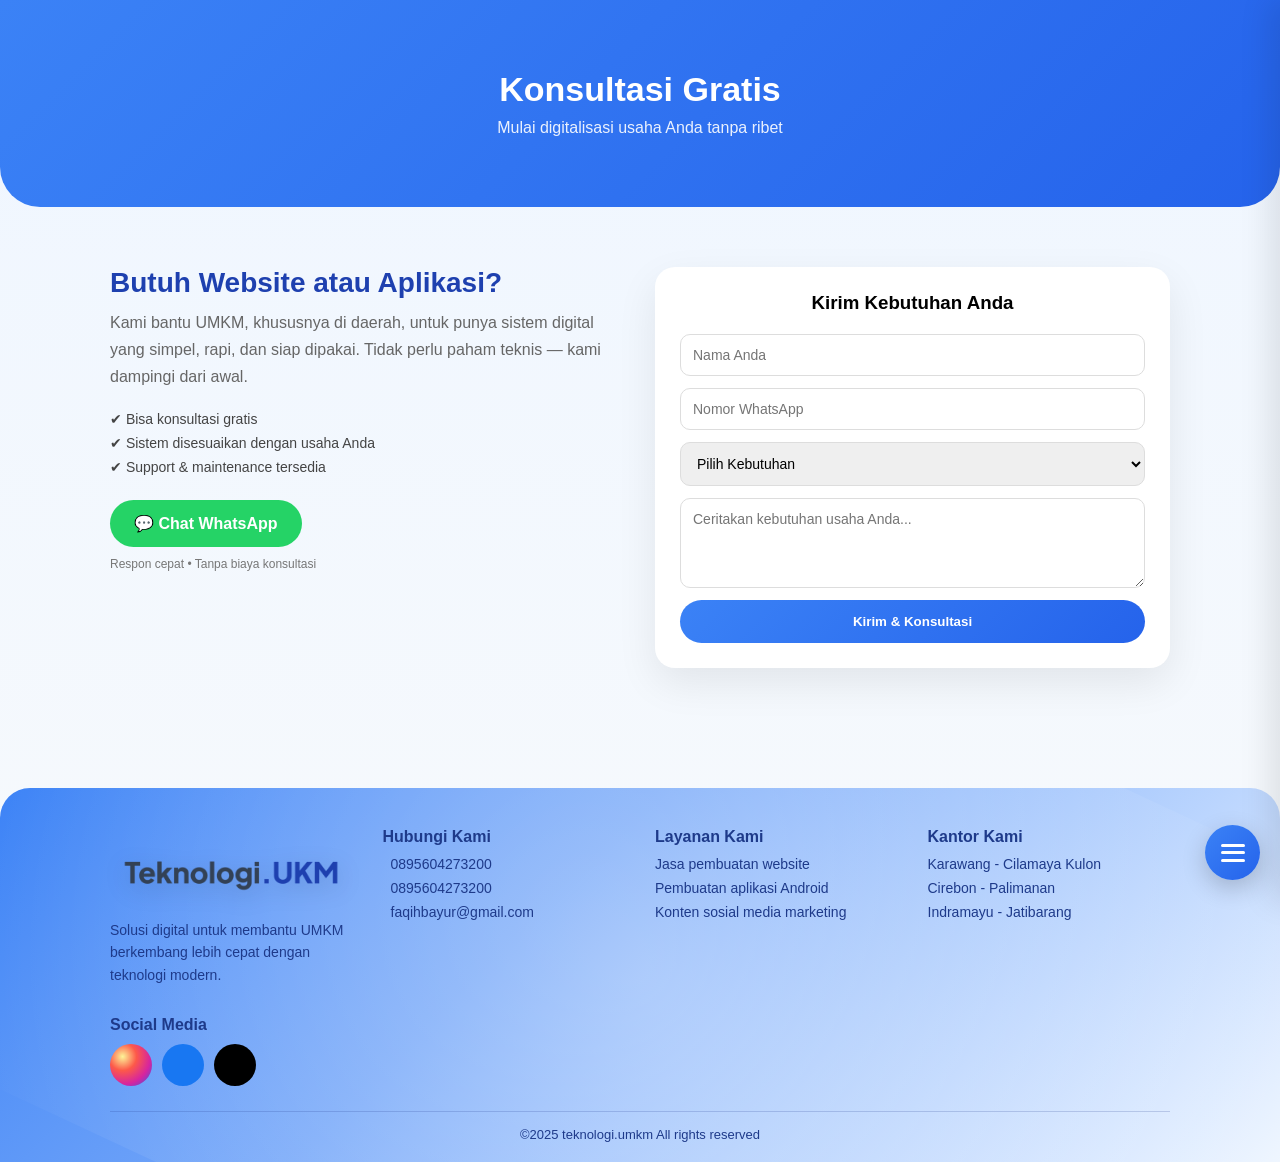
<file: kontak.html>
<!DOCTYPE html>
<html lang="id">
<head>
  <meta charset="UTF-8" />
  <meta name="viewport" content="width=device-width, initial-scale=1.0"/>
  <title>Teknologi UMKM - Kontak</title>

  <link rel="stylesheet" href="kontak.css">
  <link rel="stylesheet" href="pallet.css">
  <link rel="stylesheet" href="footer.css">
  <link rel="stylesheet" href="navbar.css">

    <!-- ANDROID / PWA -->
  <link rel="icon" sizes="192x192" href="icon-192.png">
  <link rel="icon" sizes="512x512" href="icon-512.png">
  
  <!-- IOS -->
  <link rel="apple-touch-icon" href="icon-192.png">
  
  <!-- THEME COLOR -->
  <meta name="theme-color" content="#2563eb">
</head>
<body>

<!-- HEADER -->
<div class="header">
  <h1>Konsultasi Gratis</h1>
  <p>Mulai digitalisasi usaha Anda tanpa ribet</p>
</div>

<!-- WRAPPER -->
<div class="contact-container">

  <!-- LEFT -->
  <div class="contact-left">
    <h2>Butuh Website atau Aplikasi?</h2>
    <p>
      Kami bantu UMKM, khususnya di daerah, untuk punya sistem digital yang simpel, 
      rapi, dan siap dipakai. Tidak perlu paham teknis — kami dampingi dari awal.
    </p>

    <ul class="benefit-list">
      <li>✔ Bisa konsultasi gratis</li>
      <li>✔ Sistem disesuaikan dengan usaha Anda</li>
      <li>✔ Support & maintenance tersedia</li>
    </ul>

    <a href="https://wa.me/62895604273200?text=Halo%20saya%20ingin%20konsultasi%20website/aplikasi"
       class="wa-btn" target="_blank">
       💬 Chat WhatsApp
    </a>

    <span class="small-text">Respon cepat • Tanpa biaya konsultasi</span>
  </div>

  <!-- RIGHT (FORM) -->
  <div class="contact-right">
    <h3>Kirim Kebutuhan Anda</h3>

    <form onsubmit="sendToWA(event)">
      <input type="text" id="nama" placeholder="Nama Anda" required>
      <input type="text" id="wa" placeholder="Nomor WhatsApp" required>

      <select id="layanan" required>
        <option value="">Pilih Kebutuhan</option>
        <option>Website</option>
        <option>Aplikasi</option>
        <option>Sistem Notifikasi</option>
        <option>Digital Marketing</option>
        <option>Maintenance</option>
      </select>

      <textarea id="pesan" placeholder="Ceritakan kebutuhan usaha Anda..."></textarea>

      <button type="submit">Kirim & Konsultasi</button>
    </form>
  </div>

</div>

<!-- FOOTER -->
<nav></nav>
<script src="navbar.js"></script>

<footer></footer>
<script src="footer.js"></script>

<script>
function sendToWA(e) {
  e.preventDefault();

  const nama = document.getElementById("nama").value;
  const wa = document.getElementById("wa").value;
  const layanan = document.getElementById("layanan").value;
  const pesan = document.getElementById("pesan").value;

  const text = `Halo, saya ingin konsultasi%0A
Nama: ${nama}%0A
No WA: ${wa}%0A
Kebutuhan: ${layanan}%0A
Pesan: ${pesan}`;

  window.open(`https://wa.me/62895604273200?text=${text}`, "_blank");
}
</script>

</body>
</html>
</file>
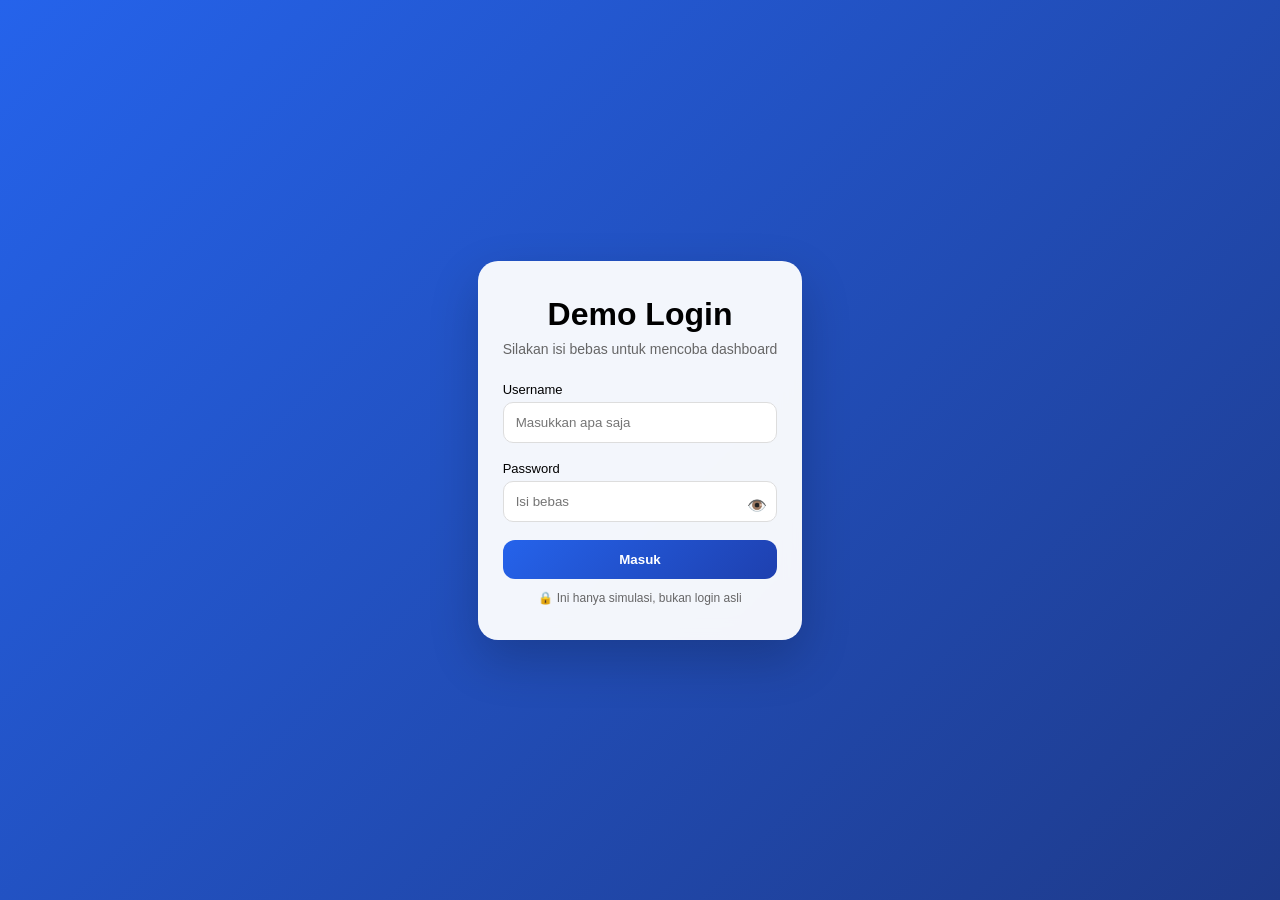
<file: login.html>
<!DOCTYPE html>
<html lang="id">
<head>
  <meta charset="UTF-8">
  <meta name="viewport" content="width=device-width, initial-scale=1.0">
  <title>Login - Teknologi UMKM</title>
  <link rel="stylesheet" href="login.css">
</head>
<body>

<div class="login-wrapper">

  <div class="login-card" id="loginCard">
    <h1>Demo Login</h1>
    <p class="subtitle">
      Silakan isi bebas untuk mencoba dashboard
    </p>

    <form onsubmit="login(event)" autocomplete="off">
      
      <div class="input-group">
        <label>Username</label>
        <input type="text" id="username" placeholder="Masukkan apa saja" required autocomplete="off">
      </div>

      <div class="input-group password-group">
        <label>Password</label>
        <input type="password" id="password" placeholder="Isi bebas" required autocomplete="new-password">

        <span class="toggle-pass" onclick="togglePassword()">👁️</span>
      </div>

      <button type="submit" class="login-btn" id="loginBtn">
        <span id="btnText">Masuk</span>
        <div class="spinner" id="spinner"></div>
      </button>

    </form>

    <div class="demo-note">
      🔒 Ini hanya simulasi, bukan login asli
    </div>

  </div>

</div>

<script>
// AUTO LOGIN
if (localStorage.getItem("login") === "true") {
  window.location.href = "testaplikasi.html";
}

function togglePassword() {
  const pass = document.getElementById("password");
  pass.type = pass.type === "password" ? "text" : "password";
}

function login(e) {
  e.preventDefault();

  const user = document.getElementById("username").value;
  const pass = document.getElementById("password").value;

  const spinner = document.getElementById("spinner");
  const text = document.getElementById("btnText");
  const card = document.getElementById("loginCard");

  // VALIDASI SIMPLE (WAJIB DIISI)
  if (!user || !pass) return;

  // LOADING
  spinner.style.display = "block";
  text.style.opacity = "0";

  setTimeout(() => {

    localStorage.setItem("login", "true");

    card.classList.add("success");

    setTimeout(() => {
      window.location.href = "testaplikasi.html";
    }, 800);

  }, 1000);
}
</script>

</body>
</html>
</file>
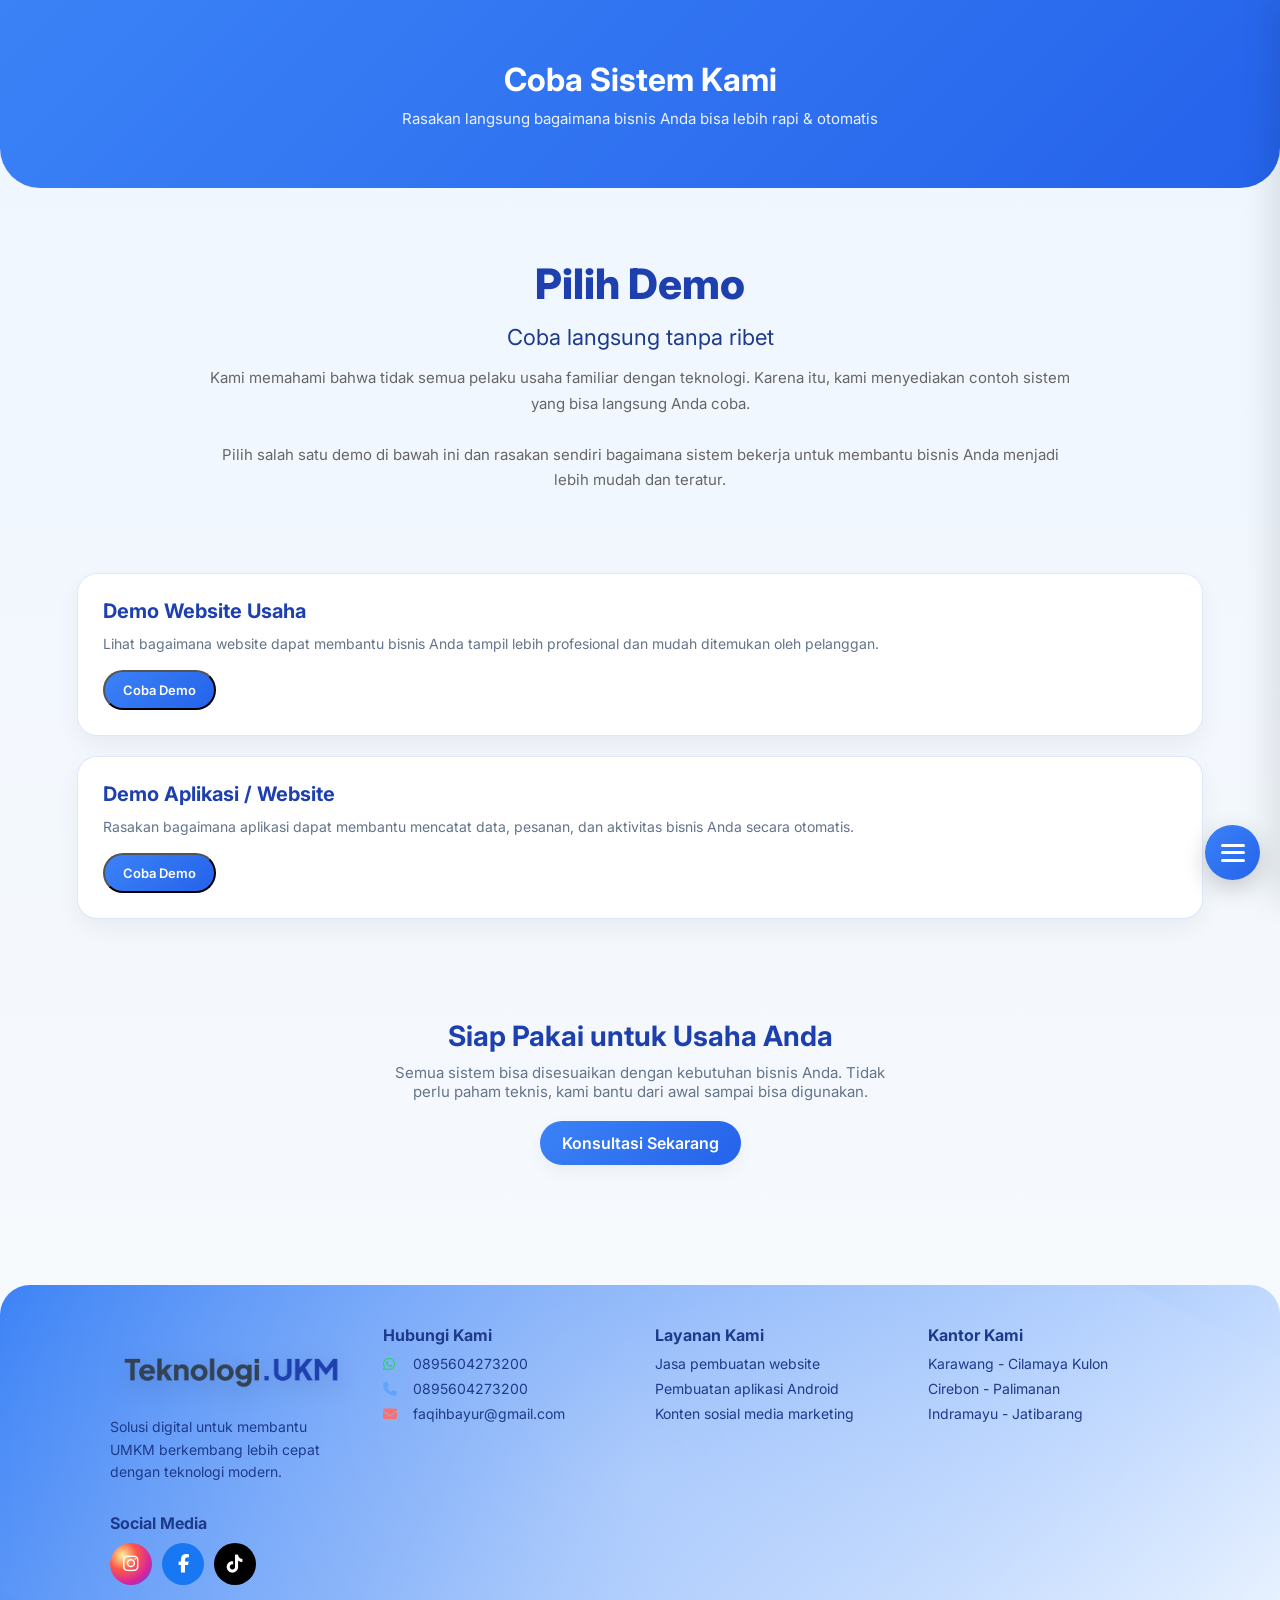
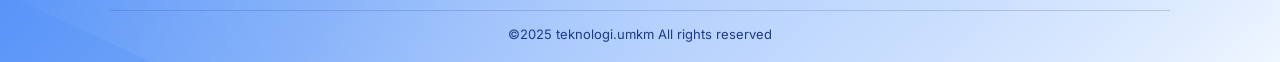
<file: testing.html>
<!DOCTYPE html>
<html lang="id">
<head>
  <meta charset="UTF-8" />
  <meta name="viewport" content="width=device-width, initial-scale=1.0" />
  <title>Teknologi UMKM-Testing</title>
  <link rel="stylesheet" href="testing.css">
  <link rel="stylesheet" href="pallet.css">
  <link rel="stylesheet" href="footer.css">
  <link rel="stylesheet" href="scroll.css">
  <link rel="stylesheet" href="navbar.css">
  <!-- FAVICON (browser tab) -->
  <link rel="icon" href="icon-192.png" type="image/png">
  
  <!-- ANDROID / PWA -->
  <link rel="icon" sizes="192x192" href="icon-192.png">
  <link rel="icon" sizes="512x512" href="icon-512.png">
  
  <!-- IOS -->
  <link rel="apple-touch-icon" href="icon-192.png">
  
  <!-- THEME COLOR -->
  <meta name="theme-color" content="#2563eb">
  <link href="https://fonts.googleapis.com/css2?family=Inter:wght@300;400;500;600&family=Poppins:wght@500;600;700;800&display=swap" rel="stylesheet">
  <link rel="stylesheet" href="https://cdnjs.cloudflare.com/ajax/libs/font-awesome/6.5.0/css/all.min.css">
  </head>
<body>

<!-- HEADER -->
<div class="header">
  <h1>Coba Sistem Kami</h1>
  <p>Rasakan langsung bagaimana bisnis Anda bisa lebih rapi & otomatis</p>
</div>

<!-- CONTENT -->
<div class="content">
  <div class="big-title">Pilih Demo</div>

  <div class="section-title">
    Coba langsung tanpa ribet
  </div>

  <div class="description">
    Kami memahami bahwa tidak semua pelaku usaha familiar dengan teknologi. 
    Karena itu, kami menyediakan contoh sistem yang bisa langsung Anda coba. 
    <br><br>
    Pilih salah satu demo di bawah ini dan rasakan sendiri bagaimana sistem bekerja 
    untuk membantu bisnis Anda menjadi lebih mudah dan teratur.
  </div>
</div>

<!-- DEMO LIST -->
<div class="demo-wrapper">

  <div class="demo-card">
    <h2>Demo Website Usaha</h2>
    <p>
      Lihat bagaimana website dapat membantu bisnis Anda tampil lebih profesional 
      dan mudah ditemukan oleh pelanggan.
    </p>
    <button class="demo-btn" onclick="openDemo('website')">Coba Demo</button>
  </div>

  <div class="demo-card">
    <h2>Demo Aplikasi / Website</h2>
    <p>
      Rasakan bagaimana aplikasi dapat membantu mencatat data, pesanan, 
      dan aktivitas bisnis Anda secara otomatis.
    </p>
    <button class="demo-btn" onclick="openDemo('app')">Coba Demo</button>
  </div>

</div>
<div class="demo-modal" id="demoModal">
  <div class="demo-modal-box">

    <button class="close-btn" onclick="closeDemo()">✕</button>

    <h2 id="demoTitle">Judul</h2>

    <!-- 🔥 FRAME CONTAINER -->
    <div class="demo-frames" id="demoFrames"></div>

  </div>
</div>

<!-- CTA -->
<div class="content-2">
  <h1>Siap Pakai untuk Usaha Anda</h1>
  <p>
    Semua sistem bisa disesuaikan dengan kebutuhan bisnis Anda. 
    Tidak perlu paham teknis, kami bantu dari awal sampai bisa digunakan.
  </p>

  <a href="https://wa.me/62895604273200?text=Saya%20ingin%20konsultasi%20tentang%20sistem%20digital%20untuk%20usaha" 
     class="cta-btn" target="_blank">
     Konsultasi Sekarang
  </a>
</div>

<div id="scrollTop"></div>
<script src="scroll.js"></script>
<nav></nav>
<script src="navbar.js"></script>
<footer></footer>
<script src="footer.js"></script>
<script>
function openDemo(type){
  const modal = document.getElementById("demoModal");
  const title = document.getElementById("demoTitle");
  const frames = document.getElementById("demoFrames");

  let data = [];

  // =========================
  // DATA TIAP DEMO
  // =========================
  if(type === "website"){
    title.innerText = "Demo Website Usaha";

    data = [
      { img:"usaha1.jpg", title:"Klinik", link:"https://faqihbayur-cyber.github.io/terapi/"},
      { img:"usaha2.jpg", title:"Toko Sembako", link:"https://faqihbayur-cyber.github.io/sembako/"},
    ];
  }

  if(type === "app"){
    title.innerText = "Demo Aplikasi Kasir";

    data = [
      { img:"app1.jpg", title:"Dashboard Kasir", link:"https://faqihbayur-cyber.github.io/kasir/"},
      { img:"app2.jpg", title:"Aplikasi Sales", link:"https://faqihbayur-cyber.github.io/sales/"},
    ];
  }

  // =========================
  // RENDER FRAME
  // =========================
  frames.innerHTML = "";

  data.forEach(d => {
    frames.innerHTML += `
      <div class="demo-frame">
        <img src="${d.img}" alt="">
        <h4>${d.title}</h4>
        <a href="${d.link}">Coba</a>
      </div>
    `;
  });

  modal.classList.add("active");
}

function closeDemo(){
  document.getElementById("demoModal").classList.remove("active");
}

// klik luar = close
document.getElementById("demoModal").addEventListener("click", function(e){
  if(e.target === this){
    closeDemo();
  }
});
</script>
</body>
</html>
</file>
<file: kontak.css>
* {
  margin: 0;
  padding: 0;
  box-sizing: border-box;
  font-family: 'Inter', sans-serif;
}

body {
  background: linear-gradient(180deg, var(--bg-soft), var(--bg-main));
}

/* HEADER */
.header {
  background: linear-gradient(135deg, var(--primary), var(--primary-dark));
  color: white;
  text-align: center;
  padding: 70px 20px;
  border-radius: 0 0 40px 40px;
}

.header h1 {
  font-size: 34px;
  margin-bottom: 10px;
}

.header p {
  opacity: 0.9;
}

/* WRAPPER */
.contact-container {
  display: grid;
  grid-template-columns: 1fr;
  gap: 30px;
  padding: 40px 20px;
  max-width: 1100px;
  margin: auto;
}

/* DESKTOP */
@media (min-width: 768px) {
  .contact-container {
    grid-template-columns: 1fr 1fr;
    padding: 60px 20px;
  }
}

/* LEFT */
.contact-left h2 {
  font-size: 28px;
  margin-bottom: 10px;
  color: var(--primary-darker);
}

.contact-left p {
  color: #666;
  line-height: 1.7;
  margin-bottom: 20px;
}

.benefit-list {
  list-style: none;
  margin-bottom: 25px;
}

.benefit-list li {
  margin-bottom: 8px;
  color: #444;
  font-size: 14px;
}

/* WA BUTTON */
.wa-btn {
  display: inline-block;
  background: #25D366;
  color: white;
  padding: 14px 24px;
  border-radius: 30px;
  text-decoration: none;
  font-weight: 600;
  transition: 0.3s;
}

.wa-btn:hover {
  transform: translateY(-2px) scale(1.05);
}

.small-text {
  display: block;
  margin-top: 10px;
  font-size: 12px;
  color: #777;
}

/* RIGHT FORM */
.contact-right {
  background: white;
  padding: 25px;
  border-radius: 20px;
  box-shadow: 0 15px 40px rgba(0,0,0,0.08);
}

.contact-right h3 {
  margin-bottom: 20px;
  text-align: center;
}

/* FORM */
form {
  display: flex;
  flex-direction: column;
  gap: 12px;
}

input, select, textarea {
  padding: 12px;
  border-radius: 10px;
  border: 1px solid #ddd;
  font-size: 14px;
  transition: 0.2s;
}

input:focus,
select:focus,
textarea:focus {
  border-color: var(--primary);
  outline: none;
}

textarea {
  min-height: 90px;
}

/* BUTTON */
button {
  padding: 14px;
  border: none;
  border-radius: 25px;
  background: linear-gradient(135deg, var(--primary), var(--primary-dark));
  color: white;
  font-weight: 600;
  cursor: pointer;
  transition: 0.3s;
}

button:hover {
  transform: translateY(-2px) scale(1.03);
}
</file>
<file: pallet.css>
/* ======= ROOT (DESIGN SYSTEM) ====== */
:root {
  /* PRIMARY (BIRU BRAND) */
  --primary: #3b82f6;        /* biru utama */
  --primary-dark: #2563eb;   /* hover / lebih kuat */
  --primary-darker: #1e40af; /* deep / title */
  --primary-soft: #dbeafe;   /* background lembut */

  /* TEKS KHUSUS */
  --teks: #1e3a8a;
  --teks1: #475569;

  /* TEXT */
  --text-main: #1f2937;
  --text-secondary: #64748b;
  --text-muted: #94a3b8;

  /* BACKGROUND */
  --bg-main: #f8fafc;
  --bg-soft: #eff6ff;
  --card-bg: #ffffff;

  /* BORDER & SHADOW */
  --border-soft: rgba(37, 99, 235, 0.15);
  --shadow-soft: rgba(0,0,0,0.05);
  --shadow-medium: rgba(0,0,0,0.1);

  /* ACCENT */
  --accent-yellow: #facc15;
}

/* ================= ROOT FOOTER ================= */
:root {
  /* FOOTER GRADIENT */
  --footer-grad-1: var(--primary);
  --footer-grad-2: color-mix(in srgb, var(--primary) 70%, white);
  --footer-grad-3: var(--bg-soft);

  /* FOOTER TEXT */
  --footer-text: var(--teks);
  --footer-text-soft: var(--text-secondary);

  /* BORDER */
  --footer-border: rgba(30, 58, 138, 0.2);

  /* GLOW */
  --footer-glow: rgba(255,255,255,0.3);

  /* SHADOW */
  --footer-shadow: rgba(0,0,0,0.2);

  /* ICON BRAND */
  --wa: #25D366;
  --phone: #60a5fa;
  --email: #f87171;

  /* SOCIAL BRAND */
  --fb: #1877F2;
  --tt: #000;
}

/* ================= ROOT NAVBAR ================= */
:root {
  /* NAV */
  --nav-grad-1: var(--primary);
  --nav-grad-2: var(--primary-dark);

  --nav-text: var(--teks);
  --nav-text-hover: #ffffff;

  /* GLASS */
  --nav-glass: rgba(255,255,255,0.2);
  --nav-glass-strong: rgba(255,255,255,0.75);
  --nav-border-glass: rgba(255,255,255,0.3);

  /* SHADOW */
  --nav-shadow: rgba(0,0,0,0.2);
  --nav-shadow-soft: rgba(0,0,0,0.1);

  /* ACTIVE SHADOW */
  --nav-active-shadow: rgba(37, 99, 235, 0.35);
}
</file>
<file: footer.css>
/* ================= FOOTER ================= */
footer {
  margin-top: 60px;
  background: linear-gradient(
    135deg,
    var(--footer-grad-1) 0%,
    var(--footer-grad-2) 40%,
    var(--footer-grad-3) 100%
  );
  color: var(--footer-text);
  border-top-left-radius: 30px;
  border-top-right-radius: 30px;
  position: relative;
  overflow: hidden;
}

/* GLOW EFFECT */
footer::before {
  content: "";
  position: absolute;
  top: -50%;
  left: -20%;
  width: 140%;
  height: 200%;
  background: radial-gradient(circle, var(--footer-glow), transparent 70%);
  transform: rotate(25deg);
  pointer-events: none;
}

/* ================= CONTAINER ================= */
.footer-container {
  max-width: 1100px;
  margin: auto;
  padding: 40px 20px 20px;
  position: relative;
  z-index: 2;
}

/* ================= GRID ================= */
.footer-grid {
  display: grid;
  grid-template-columns: repeat(auto-fit, minmax(220px, 1fr));
  gap: 30px;

  align-items: start; /* 🔥 fix semua mulai dari atas */
}

/* ================= BRAND ================= */
.footer-brand {
  display: flex;
  flex-direction: column;
  align-items: flex-start; /* 🔥 rata kiri */
  text-align: left;
}

/* LOGO */
.footer-brand img {
  width: 260px;
  max-width: 100%;
  height: auto;

  margin-bottom: 10px;

  display: block;
  transition: 0.3s;

  filter: drop-shadow(0 6px 12px rgba(0,0,0,0.15));
}

/* HOVER LOGO */
.footer-brand img:hover {
  transform: scale(1.05);
}

/* TEXT */
.footer-brand p {
  font-size: 14px;
  color: var(--footer-text);
  line-height: 1.6;
  margin: 0;
}

/* ================= SECTION ================= */
.footer-section h3 {
  margin-bottom: 10px;
  font-size: 16px;
  color: var(--footer-text);
}

.footer-section ul {
  list-style: none;
  padding: 0;
}

.footer-section li {
  font-size: 14px;
  margin-bottom: 8px;
}

/* ================= LINK ================= */
.footer-section a {
  text-decoration: none;
  color: var(--footer-text);
  transition: 0.3s;
}

.footer-section a:hover {
  opacity: 0.75;
}

/* ================= ICON KONTAK ================= */
.footer-section li i {
  margin-right: 8px;
  width: 18px;
}

/* ================= BRAND COLORS ================= */
.wa { color: var(--wa); }
.phone { color: var(--phone); }
.email { color: var(--email); }

/* ================= SOCIAL ================= */
.socials {
  display: flex;
  gap: 10px;
}

.socials a {
  width: 42px;
  height: 42px;
  display: flex;
  align-items: center;
  justify-content: center;
  border-radius: 50%;
  text-decoration: none;
  font-size: 18px;
  transition: 0.3s;
}

/* INSTAGRAM */
.socials .ig {
  background: radial-gradient(circle at 30% 30%, #fdf497, #fd5949, #d6249f, #285AEB);
  color: white;
}

/* FACEBOOK */
.socials .fb {
  background: var(--fb);
  color: white;
}

/* TIKTOK */
.socials .tt {
  background: var(--tt);
  color: white;
}

/* HOVER */
.socials a:hover {
  transform: scale(1.15) rotate(5deg);
  box-shadow: 0 10px 25px var(--footer-shadow);
}

/* ================= COPYRIGHT ================= */
.footer-bottom {
  text-align: center;
  margin-top: 25px;
  padding-top: 15px;
  border-top: 1px solid var(--footer-border);
  font-size: 13px;
  color: var(--footer-text);
}
</file>
<file: navbar.css>
/* ================= LOCK SCROLL ================= */
body.nav-open {
  overflow: hidden;
}

/* ================= FLOAT BUTTON ================= */
.nav-fab {
  position: fixed;
  bottom: 20px;
  right: 20px;
  width: 55px;
  height: 55px;
  background: linear-gradient(135deg, var(--nav-grad-1), var(--nav-grad-2));
  color: var(--nav-text-hover);
  border-radius: 50%;
  display: flex;
  align-items: center;
  justify-content: center;
  cursor: pointer;
  box-shadow: 0 8px 25px var(--nav-shadow);
  z-index: 999;
  transition: 0.3s;
}

.nav-fab svg {
  width: 24px;
  height: 24px;
}

/* hover normal */
.nav-fab:hover {
  transform: scale(1.1);
}

/* 🔥 saat drawer aktif */
.nav-fab.active {
  transform: scale(1.1) rotate(10deg);
}
/* ================= HAMBURGER ================= */
.hamburger{
  width:24px;
  height:18px;
  position:relative;
  display:flex;
  flex-direction:column;
  justify-content:space-between;
}

/* garis */
.hamburger span{
  display:block;
  height:3px;
  width:100%;
  background:white;
  border-radius:3px;
  transition:0.3s ease;
}

/* ================= ANIMASI JADI X ================= */

/* garis atas */
.nav-fab.active .hamburger span:nth-child(1){
  transform:translateY(7px) rotate(45deg);
}

/* garis tengah hilang */
.nav-fab.active .hamburger span:nth-child(2){
  opacity:0;
  transform:scale(0);
}

/* garis bawah */
.nav-fab.active .hamburger span:nth-child(3){
  transform:translateY(-7px) rotate(-45deg);
}
/* ================= OVERLAY GLASS ================= */
.nav-overlay {
  position: fixed;
  top: 0;
  left: 0;
  width: 100%;
  height: 100%;

  backdrop-filter: blur(10px);
  background: var(--nav-glass);

  opacity: 0;
  visibility: hidden;
  transition: 0.3s;
  z-index: 98;
}

.nav-overlay.show {
  opacity: 1;
  visibility: visible;
}

/* ================= DRAWER ================= */
.nav-drawer {
  position: fixed;
  top: 0;
  right: -280px;
  width: 280px;
  height: 100%;

  background: var(--nav-glass-strong);
  backdrop-filter: blur(20px);

  box-shadow: -10px 0 30px var(--nav-shadow-soft);
  padding: 30px 20px;
  transition: 0.35s ease;
  z-index: 99;

  display: flex;
  flex-direction: column;
  border-left: 1px solid var(--nav-border-glass);
}

.nav-drawer.open {
  right: 0;
}

/* ================= TITLE ================= */
.nav-drawer h2 {
  margin-bottom: 25px;
  color: var(--primary-darker);
  font-weight: 700;
}

/* ================= LINKS ================= */
.nav-link {
  text-decoration: none;
  color: var(--nav-text);
  padding: 12px 14px;
  border-radius: 12px;
  margin-bottom: 10px;
  transition: all 0.25s ease;
  font-weight: 500;
  display: block;
}

/* ================= HOVER ================= */
.nav-link:hover {
  background: linear-gradient(135deg, var(--nav-grad-1), var(--nav-grad-2));
  color: var(--nav-text-hover);
  transform: translateX(6px);
}

/* ================= ACTIVE ================= */
.nav-link.active {
  background: linear-gradient(135deg, var(--nav-grad-1), var(--nav-grad-2));
  color: var(--nav-text-hover);
  font-weight: 600;
  box-shadow: 0 6px 18px var(--nav-active-shadow);
}
/* DROPDOWN WRAPPER */
.nav-dropdown {
  display: flex;
  flex-direction: column;
}

/* TOGGLE STYLE */
.nav-toggle {
  cursor: pointer;
  position: relative;
}

/* ARROW ICON */
.nav-toggle::after {
  content: "▾";
  position: absolute;
  right: 12px;
  transition: 0.3s;
}

/* ROTATE ARROW */
.nav-submenu.open + .nav-toggle::after {
  transform: rotate(180deg);
}

/* SUBMENU */
.nav-submenu {
  max-height: 0;
  overflow: hidden;
  display: flex;
  flex-direction: column;
  transition: max-height 0.3s ease;
}

/* OPEN STATE */
.nav-submenu.open {
  max-height: 300px;
}

/* SUBMENU LINKS */
.nav-submenu a {
  text-decoration: none;
  color: var(--nav-text);
  padding: 10px 14px;
  font-size: 14px;
  border-radius: 10px;
  margin: 3px 0 3px 10px;
  transition: 0.25s;
}

/* HOVER */
.nav-submenu a:hover {
  background: linear-gradient(135deg, var(--nav-grad-1), var(--nav-grad-2));
  color: var(--nav-text-hover);
  transform: translateX(4px);
}
.wa-link{
  display:flex;
  align-items:center;
  gap:10px;

  margin-top:10px;
  padding:12px;
  border-radius:12px;

  background:rgba(37,99,235,0.1);
  color:var(--primary);
  font-weight:600;
}

.wa-icon{
  width:32px;
  height:32px;
  border-radius:50%;
  background:var(--primary);

  display:flex;
  align-items:center;
  justify-content:center;
}

.wa-icon svg{
  width:16px;
  height:16px;
  fill:white;
}
</file>
<file: login.css>
* {
  margin: 0;
  padding: 0;
  box-sizing: border-box;
  font-family: 'Inter', sans-serif;
}

body {
  height: 100vh;
  background: linear-gradient(135deg, #2563eb, #1e3a8a);
  display: flex;
  align-items: center;
  justify-content: center;
}

/* CARD */
.login-card {
  max-width: 380px;
  width: 100%;
  padding: 35px 25px;

  background: rgba(255,255,255,0.95);
  backdrop-filter: blur(10px);

  border-radius: 20px;
  text-align: center;

  box-shadow: 0 20px 50px rgba(0,0,0,0.2);

  transition: 0.3s;
}

/* SUCCESS */
.login-card.success {
  box-shadow: 0 0 30px #22c55e;
}

/* SHAKE */
@keyframes shake {
  0% { transform: translateX(0); }
  25% { transform: translateX(-6px); }
  50% { transform: translateX(6px); }
  75% { transform: translateX(-6px); }
  100% { transform: translateX(0); }
}

.login-card.shake {
  animation: shake 0.3s;
}

/* TITLE */
h1 {
  margin-bottom: 8px;
}

.subtitle {
  font-size: 14px;
  color: #666;
  margin-bottom: 25px;
}

/* INPUT */
.input-group {
  text-align: left;
  margin-bottom: 18px;
  position: relative;
}

.input-group label {
  font-size: 13px;
  margin-bottom: 5px;
  display: block;
}

.input-group input {
  width: 100%;
  padding: 12px;
  border-radius: 10px;
  border: 1px solid #ddd;
}

/* PASSWORD TOGGLE */
.toggle-pass {
  position: absolute;
  right: 10px;
  top: 35px;
  cursor: pointer;
}

/* BUTTON */
.login-btn {
  width: 100%;
  padding: 12px;
  border: none;
  border-radius: 12px;
  background: linear-gradient(135deg, #2563eb, #1e40af);
  color: white;
  font-weight: 600;
  cursor: pointer;

  display: flex;
  justify-content: center;
  align-items: center;
  gap: 10px;
}

/* SPINNER */
.spinner {
  width: 18px;
  height: 18px;
  border: 2px solid white;
  border-top: 2px solid transparent;
  border-radius: 50%;
  display: none;
  animation: spin 1s linear infinite;
}

@keyframes spin {
  to { transform: rotate(360deg); }
}

/* ERROR */
#error-msg {
  margin-top: 10px;
  font-size: 13px;
  color: red;
  opacity: 0;
}

#error-msg.show {
  opacity: 1;
}
.demo-note {
  margin-top: 12px;
  font-size: 12px;
  color: #666;
}
</file>
<file: testing.css>
* {
  margin: 0;
  padding: 0;
  box-sizing: border-box;
  font-family: 'Inter', sans-serif;
}

body {
  background: linear-gradient(180deg, var(--bg-soft), var(--bg-main));
}

/* HEADER */
.header {
  background: linear-gradient(135deg, var(--primary), var(--primary-dark));
  color: white;
  text-align: center;
  padding: 60px 20px;
  border-bottom-left-radius: 40px;
  border-bottom-right-radius: 40px;
}

.header h1 {
  font-size: 32px;
  margin-bottom: 10px;
}

.header p {
  font-size: 15px;
  opacity: 0.9;
}

/* CONTENT */
.content {
  padding: 70px 20px 40px;
  max-width: 900px;
  margin: auto;
  text-align: center;
}

.big-title {
  font-size: 42px;
  font-weight: 800;
  color: var(--primary-darker);
  margin-bottom: 15px;
}

.section-title {
  font-size: 22px;
  color: var(--teks);
  margin-bottom: 15px;
}

.description {
  font-size: 15px;
  color: #666;
  line-height: 1.7;
}

/* DEMO */
.demo-wrapper {
  padding: 40px clamp(20px, 6vw, 80px);
  display: grid;
  gap: 20px;
}

.demo-card {
  background: var(--card-bg);
  padding: 25px;
  border-radius: 20px;
  box-shadow: 0 10px 25px var(--shadow-soft);
  text-align: left;
  border: 1px solid var(--border-soft);
  transition: 0.3s;
}

.demo-card:hover {
  transform: translateY(-5px);
  box-shadow: 0 15px 35px var(--shadow-medium);
}

.demo-card h2 {
  font-size: 20px;
  color: var(--primary-darker);
  margin-bottom: 10px;
}

.demo-card p {
  font-size: 14px;
  color: var(--text-secondary);
  line-height: 1.6;
  margin-bottom: 15px;
}

/* BUTTON */
.demo-btn {
  display: inline-block;
  padding: 10px 18px;
  border-radius: 20px;
  text-decoration: none;
  font-size: 13px;
  font-weight: 600;

  background: linear-gradient(135deg, var(--primary), var(--primary-dark));
  color: white;

  transition: 0.3s;
}

.demo-btn:hover {
  transform: scale(1.05);
}

/* CTA */
.content-2 {
  text-align: center;
  padding: 60px 20px;
}

.content-2 h1 {
  font-size: 28px;
  color: var(--primary-darker);
  margin-bottom: 10px;
}

.content-2 p {
  max-width: 500px;
  margin: auto;
  font-size: 15px;
  color: var(--text-secondary);
  margin-bottom: 20px;
}

.cta-btn {
  display: inline-block;
  padding: 12px 22px;
  border-radius: 25px;
  text-decoration: none;
  font-weight: 600;

  background: linear-gradient(135deg, var(--primary), var(--primary-dark));
  color: white;

  box-shadow: 0 6px 18px var(--shadow-soft);
  transition: 0.3s;
}

.cta-btn:hover {
  transform: translateY(-2px) scale(1.05);
}

/* =========================
   MODAL DEMO
========================= */

.demo-modal {
  position: fixed;
  inset: 0;
  background: rgba(0,0,0,0.4);
  backdrop-filter: blur(6px);

  display: flex;
  align-items: center;
  justify-content: center;

  opacity: 0;
  pointer-events: none;
  transition: 0.3s;
  z-index: 2000;
}

.demo-modal.active {
  opacity: 1;
  pointer-events: all;
}

.demo-modal-box {
  width: 90%;
  max-width: 400px;

  background: white;
  border-radius: 20px;
  padding: 25px;

  text-align: center;
  position: relative;

  animation: popIn 0.3s ease;
}

@keyframes popIn {
  from {
    transform: scale(0.85);
    opacity: 0;
  }
  to {
    transform: scale(1);
    opacity: 1;
  }
}

.demo-modal-box h2 {
  margin-bottom: 10px;
  color: var(--primary-darker);
}

.demo-modal-box p {
  font-size: 14px;
  color: #666;
  margin-bottom: 20px;
  line-height: 1.6;
}

/* close button */
.close-btn {
  position: absolute;
  top: 10px;
  right: 12px;
  border: none;
  background: none;
  font-size: 18px;
  cursor: pointer;
}

/* =========================
   FRAME SLIDER
========================= */

.demo-frames {
  display: flex;
  gap: 12px;
  overflow-x: auto;
  padding: 10px 5px;
  scroll-snap-type: x mandatory;
}

.demo-frames::-webkit-scrollbar {
  display: none;
}


/* =========================
   FRAME (RAMPING 2:4)
========================= */

.demo-frame {
  min-width: 140px; /* 🔥 ramping */
  max-width: 140px;
  flex: 0 0 auto;

  background: #f9fafb;
  border-radius: 16px;
  padding: 10px;

  text-align: center;
  scroll-snap-align: center;

  box-shadow: 0 6px 16px rgba(0,0,0,0.06);
}


/* =========================
   GAMBAR (RASIO 2:4)
========================= */

.demo-frame img {
  width: 100%;
  aspect-ratio: 2 / 4; /* 🔥 portrait */
  object-fit: cover;

  border-radius: 10px;
  margin-bottom: 8px;
}


/* =========================
   TEXT
========================= */

.demo-frame h4 {
  font-size: 12px;
  margin-bottom: 6px;
  color: #333;
  line-height: 1.3;
}


/* =========================
   BUTTON
========================= */

.demo-frame a {
  display: inline-block;
  padding: 6px 12px;
  font-size: 11px;
  border-radius: 12px;
  text-decoration: none;

  background: linear-gradient(135deg, var(--primary), var(--primary-dark));
  color: white;

  transition: 0.2s;
}

.demo-frame a:active {
  transform: scale(0.95);
}
</file>
<file: scroll.css>
/* ================= ROOT TAMBAHAN ================= */
:root {
  /* SCROLL BUTTON */
  --scroll-grad-1: var(--primary);
  --scroll-grad-2: var(--primary-dark);

  /* RING */
  --scroll-ring-bg: rgba(0,0,0,0.1);

  /* SHADOW */
  --scroll-shadow: rgba(0,0,0,0.2);
  --scroll-shadow-hover: color-mix(in srgb, var(--primary) 40%, transparent);

  /* ICON */
  --scroll-icon: #ffffff;
}

/* ================= CONTAINER ================= */
.scroll-progress {
  position: fixed;
  bottom: 90px;
  right: 20px;
  width: 60px;
  height: 60px;

  display: flex;
  align-items: center;
  justify-content: center;

  cursor: pointer;

  opacity: 0;
  visibility: hidden;
  transform: translateY(20px);
  transition: all 0.3s ease;

  z-index: 998;
}

/* ================= SHOW ================= */
.scroll-progress.show {
  opacity: 1;
  visibility: visible;
  transform: translateY(0);
}

/* ================= SVG RING ================= */
.progress-ring {
  position: absolute;
  transform: rotate(-90deg);
}

/* BACKGROUND RING */
.progress-ring .bg {
  fill: none;
  stroke: var(--scroll-ring-bg);
  stroke-width: 4;
}

/* PROGRESS */
.progress-ring .progress {
  fill: none;
  stroke: url(#gradientStroke);
  stroke-width: 4;
  stroke-linecap: round;
  transition: stroke-dashoffset 0.2s linear;
}

/* ================= ARROW BUTTON ================= */
.arrow {
  width: 42px;
  height: 42px;
  background: linear-gradient(135deg, var(--scroll-grad-1), var(--scroll-grad-2));
  border-radius: 50%;

  display: flex;
  align-items: center;
  justify-content: center;

  box-shadow: 0 8px 25px var(--scroll-shadow);
  transition: 0.3s;
}

/* ICON */
.arrow svg {
  width: 20px;
  height: 20px;
  stroke: var(--scroll-icon);
  stroke-width: 2;
  fill: none;
}

/* ================= HOVER ================= */
.scroll-progress:hover .arrow {
  transform: scale(1.1);
  box-shadow: 0 10px 30px var(--scroll-shadow-hover);
}
</file>
